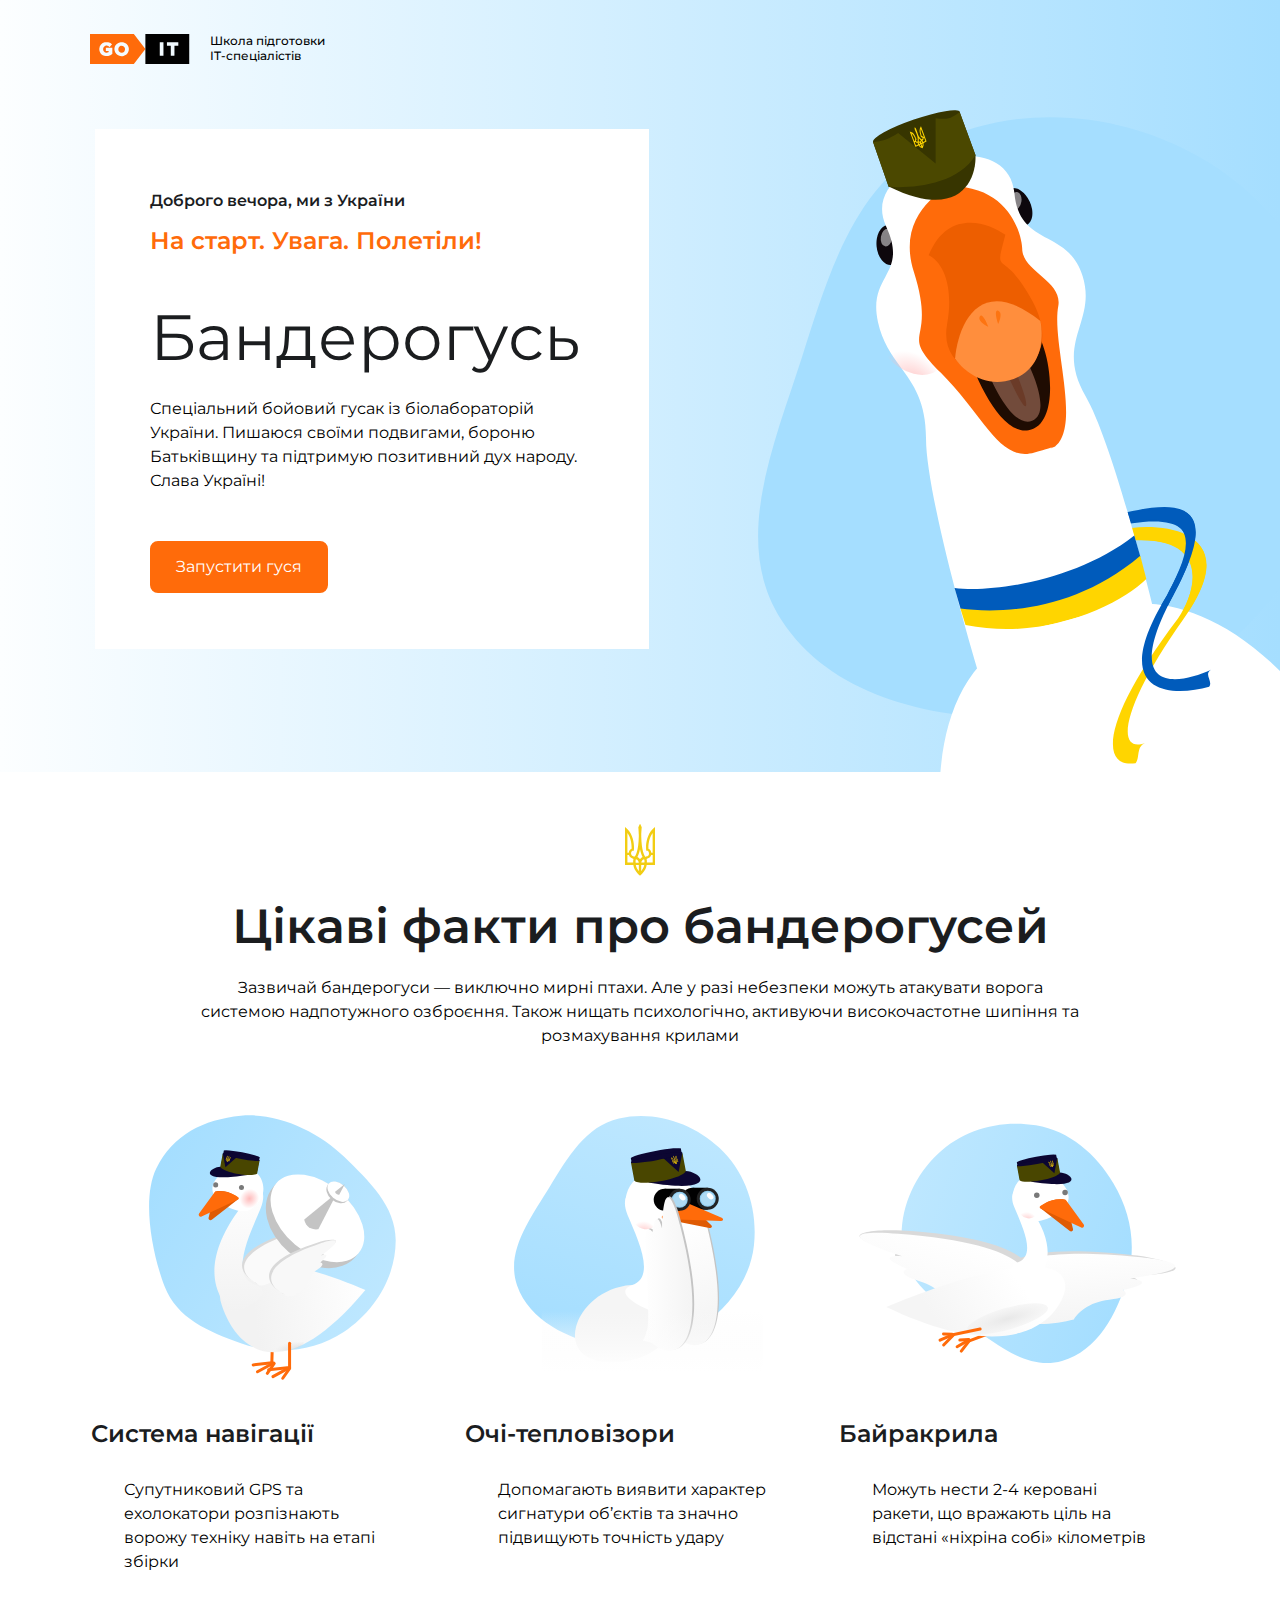
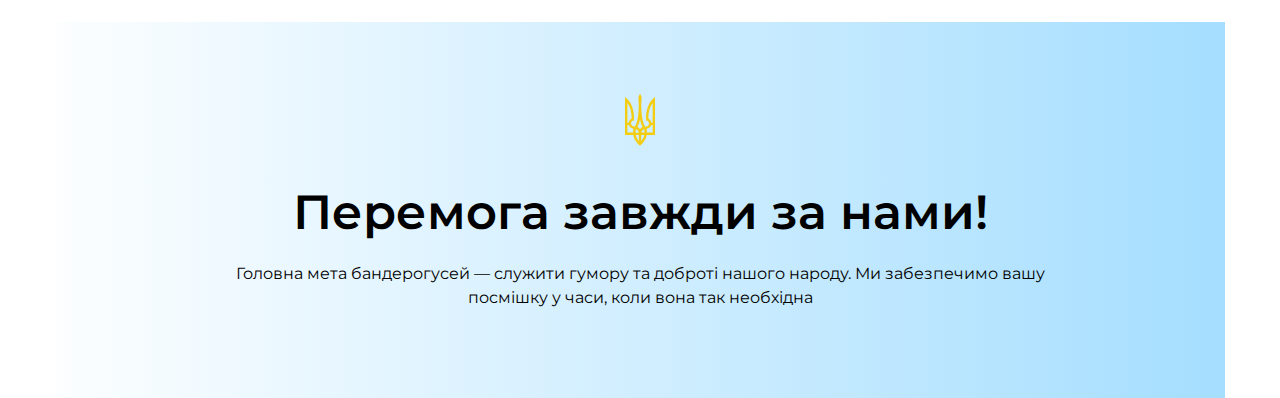
<file: index.html>
<!DOCTYPE html>
<html lang="uk">

<head>
	<meta charset="UTF-8">
	<meta name="viewport" content="width=device-width, initial-scale=1.0">
	<link rel="preconnect" href="https://fonts.googleapis.com">
	<link rel="preconnect" href="https://fonts.gstatic.com" crossorigin>
	<link href="css/style.css" rel="stylesheet">
	<link href="https://fonts.googleapis.com/css2?family=Montserrat:wght@400;500;600&display=swap" rel="stylesheet">
	<title>Бандерогусь</title>
</head>

<body>
	<div class="content">
		<div class="HEADER">
			<div class="content-header">
				<div class="content-top__logo">
					<img src="img/logo.svg" alt="">
					<span class="content-top__title">Школа підготовки IT-спеціалістів</span>
				</div>

			</div>

			<div class="content-top">
				<div class="content-top__text">
					<p>Доброго вечора, ми з України</p>

					<p>На старт. Увага. Полетіли!</p>
					<h1>Бандерогусь</h1>
					<p>Спеціальний бойовий гусак із біолабораторій України. Пишаюся своїми подвигами, бороню Батьківщину та
						підтримую позитивний дух народу. Слава Україні!</p>
					<a target="blank" href="enter.html" class="content-btn">Запустити гуся</a>
				</div>
				<!-- <div class="content-top__item"> -->
					<!-- <div class="content-top_imeg"> -->
					<img src="img/gus.svg" alt="">
				</div>
			</div>
		</div>
	</div>
	</div>


	<div class="content-mid">
		<div class="content-mid__trezub">
			<img src="img/Vector.svg" alt="">
		</div>
		<div class="content-mid__text">
			<h2>Цікаві факти про бандерогусей</h2>
			<p>Зазвичай бандерогуси — виключно мирні птахи. Але у разі небезпеки можуть атакувати ворога<br> системою
				надпотужного озброєння. Також нищать психологічно, активуючи високочастотне шипіння та <br> розмахування
				крилами</p>
		</div>
		<div class="content-mid__gusi">
			<div class="gus1">
				<img src="img/gus1.svg" alt="">
				<h3>Система навігації</h3>
				<p>Супутниковий GPS та <br> ехолокатори розпізнають<br> ворожу техніку навіть на етапі<br> збірки</p>
			</div>
			<div class="gus2">
				<img src="img/gus2.svg" alt="">
				<h3>Очі-тепловізори</h3>
				<p>Допомагають виявити характер<br> сигнатури об’єктів та значно<br> підвищують точність удару</p>
			</div>
			<div class="">
				<img src="img/gus3.svg" alt="">
				<h3>Байракрила</h3>
				<p>Можуть нести 2-4 керовані<br> ракети, що вражають ціль на <br>відстані «ніхріна собі» кілометрів</p>
			</div>
		</div>
	</div>
	<div class="content-bottom">
		<div class="content-bottom__logo">
			<img src="img/Vector.svg" alt="">
		</div>
		<div class="content-bottom__text">
			<h4>Перемога завжди за нами!</h4>
			<p>Головна мета бандерогусей — служити гумору та доброті нашого народу. Ми забезпечимо вашу <br> посмішку у
				часи, коли вона так необхідна</p>
		</div>
	</div>
</body>

</html>
</file>
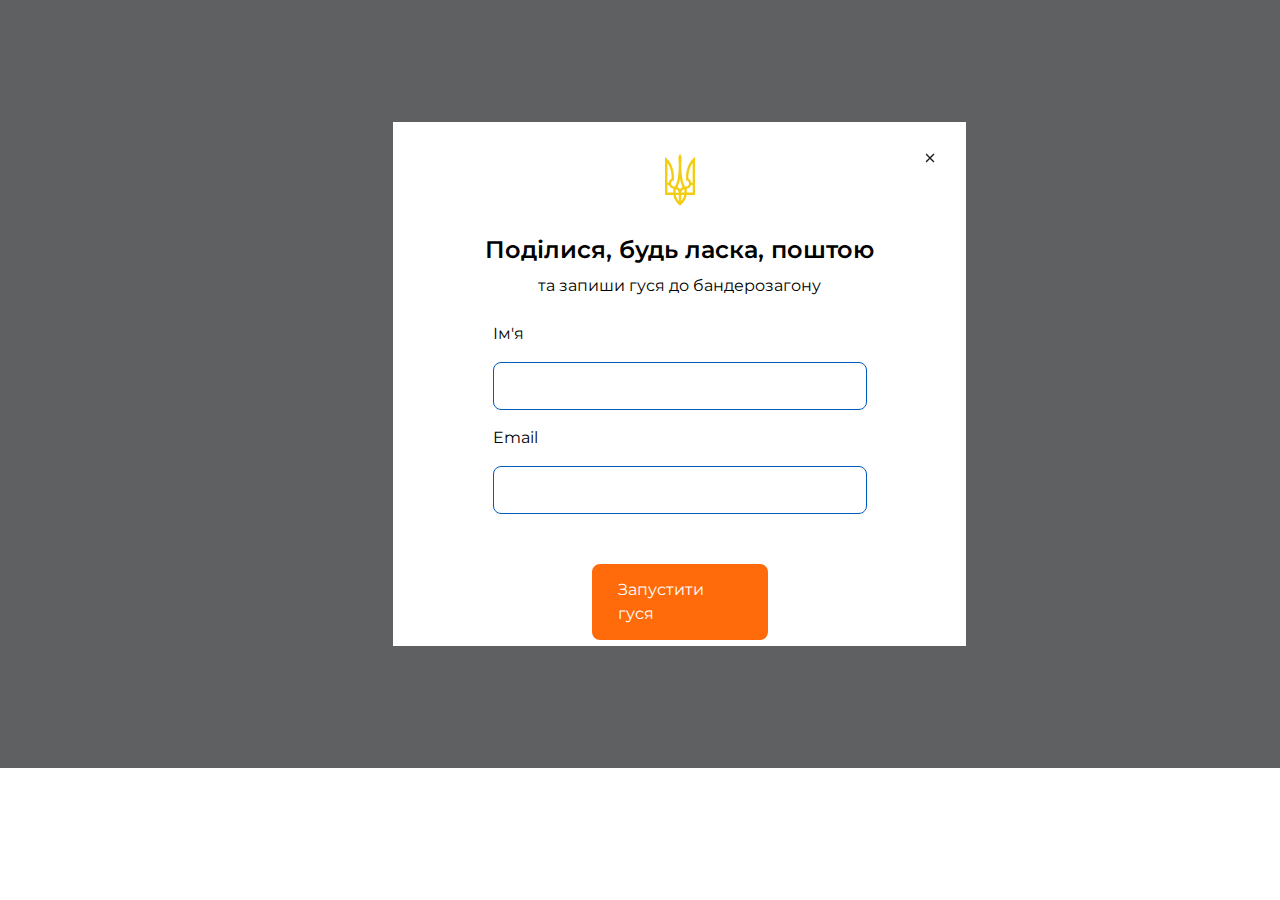
<file: enter.html>
<!DOCTYPE html>
<html lang="uk">

<head>
	<meta charset="UTF-8">
	<meta name="viewport" content="width=device-width, initial-scale=1.0">
	<link rel="preconnect" href="https://fonts.googleapis.com">
	<link rel="preconnect" href="https://fonts.gstatic.com" crossorigin>
	<link href="css/enter-style.css" rel="stylesheet">
	<link href="https://fonts.googleapis.com/css2?family=Montserrat:wght@400;500;600&display=swap" rel="stylesheet">
	<title>Вхід</title>
</head>

<body>
	<div class="conteiner">
		<form class="box">
			<span class="x">
				<a href="index.html"><img width="14px" height="14px" src="img/solid_x.svg" alt=""></a>
			</span>
			<div class="trezub">
				<img width="30px" height="52px" src="img/Vector.svg" alt="">
			</div>
			<div class="text">
				<h1>Поділися, будь ласка, поштою</h1>
				<p>та запиши гуся до бандерозагону</p>
			</div>
			<div class="bottom">
				<div class="bt1">
					<label for="firstname">Ім'я</label>
					<input type="text" name="firstname" id="firstname">
				</div>
				<div class="bt1">
					<label for="Email">Email</label>
					<input type="email" name="Email" id="Email">
				</div>
				<div>
					<a target="blank" class='btn' href="enter2.html">Запустити гуся</a>
				</div>
			</div>
		</form>
	</div>

</body>

</html>
</file>
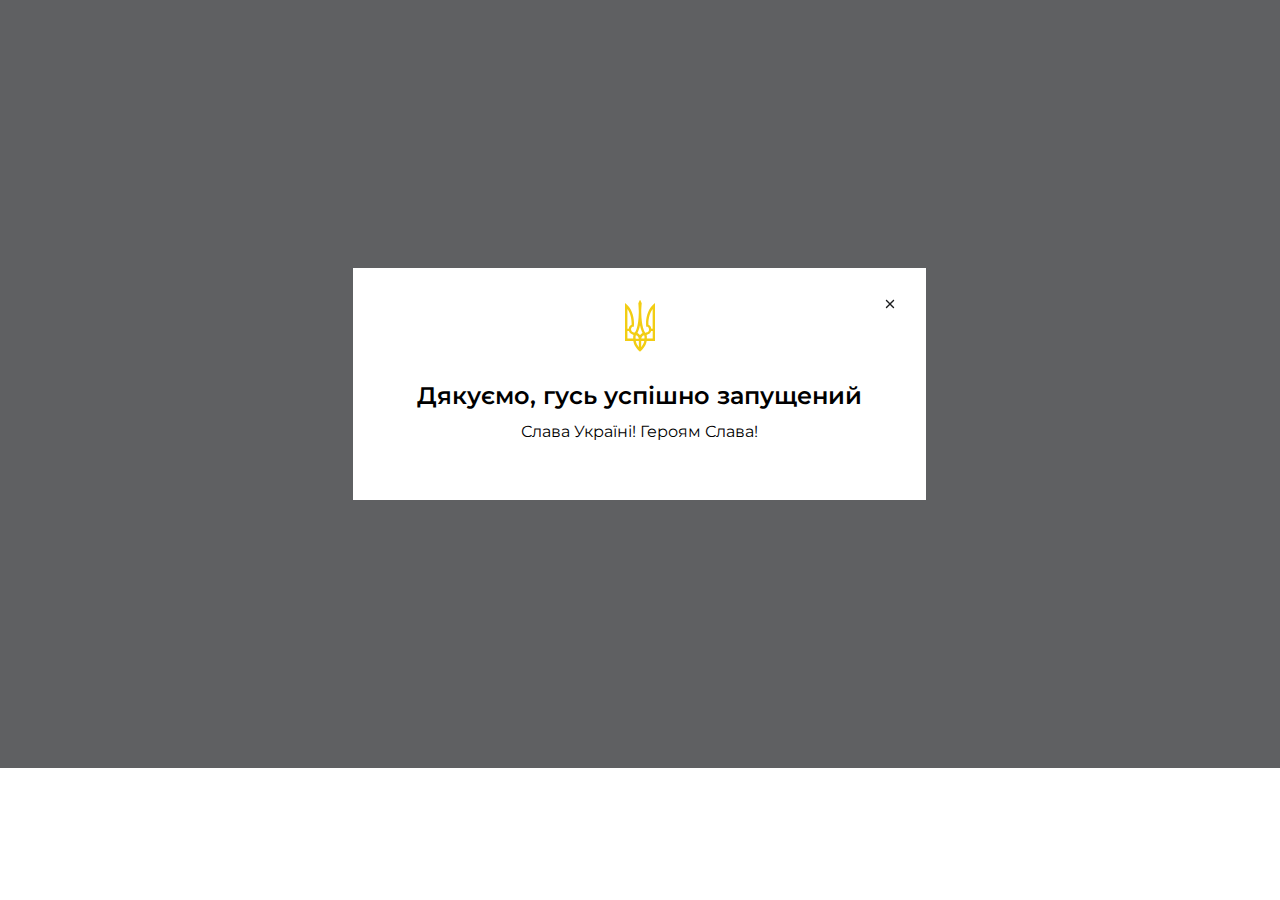
<file: enter2.html>
<!DOCTYPE html>
<html lang="uk">

<head>
	<meta charset="UTF-8">
	<meta name="viewport" content="width=device-width, initial-scale=1.0">
	<link rel="preconnect" href="https://fonts.googleapis.com">
	<link rel="preconnect" href="https://fonts.gstatic.com" crossorigin>
	<link href="css/enter2.css" rel="stylesheet">
	<link href="https://fonts.googleapis.com/css2?family=Montserrat:wght@400;500;600&display=swap" rel="stylesheet">
	<title>Запущений гусь</title>
</head>

<body>
	<div class="container">
		<div class="top">
			<div class="box">
				<span class="x">
					<a href="index.html"><img width="14px" height="14px" src="img/solid_x.svg" alt=""></a>
				</span>
				<div class="trezub">
					<img width="30px" height="52px" src="img/Vector.svg" alt="">
				</div>
			</div>
			<div class="text">
				<h1>Дякуємо, гусь успішно запущений</h1>
				<p>Слава Україні! Героям Слава!</p>
			</div>
		</div>
	</div>


</body>

</html>
</file>
<file: css/style.css>
/*------------Обнуление------------------------*/
*{
  padding: 0;
  margin: 0;
  border: 0;
}
*,*:before,*:after{
  -moz-box-sizing: border-box;
  -webkit-box-sizing: border-box;
  -box-sizing: border-box;
}
:focus,:active{outline: none;}
a:focus,a:active{outline: none;}

nav,footer,header,aside{display: block;}

html,body{
  height: 100%;
  wieight: 100%;
  font-size: 100%;
  line-height: 1;
  font-size: 14px;
  -ms-text-size-adjust: 100%;
  -moz-text-size-adjust: 100%;
  -webkit-text-size-adjust: 100%;
}

input,button,textarea{font-family: inherit;}

input::-ms-clear{display:none;}
button{cursor: pointer;}
button::-moz-focus-inner {padding:0;border:0;}
a, a:visited{text-decoration: none;}
a:hover{text-emphasis: none;}
ul,li{list-style: none;}
img{vertical-align: top;}

h1,h2,h3,h4,h5,h6{font-size: inherit;font-weight: 400;}




body{
  line-height: 24px;
  font-weight: 600px;
  font-size: 16px;
  font-family: 'Montserrat';
  font-style: normal;
}
.content{

  max-width: 1360px;
  margin: 0 auto;
  position: relative;
} 
.HEADER{
  background: linear-gradient(270deg, #A5DEFF 0%, #FCFEFF 100%);
}


.content-header {
  padding: 33px 0px 7px 90px;
  
}
.content-top__logo {
}
.content-top__title {
    margin-left: 16px;
    max-width: 125px;
    vertical-align: middle;
    display: inline-block;
    font-weight: 500;
    font-size: 12px;
    line-height: 15px;
}

.content-top {
  display: flex;
  align-items: right;
  justify-content: right;
  width: 1360px;
  height: 700px;
  margin: 0 0 52px 0;
}
.content-top__text{
  margin: 57px 62px 80px 95px;
  background-color: #fff;
  padding: 60px 55px;
  width: 573px;
  height: 520px; 
}
.content-top__text p:nth-child(1){
    margin: 0 0 16px 0;
    font-style: normal;
    font-weight: 600;
    font-size: 16px;
    line-height: 24px;
    color: #1B1D1F ;
}
.content-top__text p:nth-child(2){
    margin: 0 0 48px 0;
    font-weight: 600;
    font-size: 24px;
    line-height: 24px;
    color: #FF6B0A;
}
.content-top__text h1{
    margin: 0 0 24px 0;
    font-size: 64px;
    line-height: 72px;
    color: #1B1D1F;
}
.content-top__text p:nth-child(3){

    font-weight: 400;
    font-size: 16px;
    line-height: 24px;
    color: #1B1D1F;
}
.content-btn {
  margin: 48px 0 0 0;
  display: inline-block;
  vertical-align: top;
  font-size: 16px;
  line-height: 24px;
  padding: 12px 24px;
  border: 2px solid #FF6B0A;
  background: #FF6B0A;
  border-radius: 8px;
  color: #fff;
}

.content-btn:hover{
  content: ;
  background-color: grey;
}
.content-btn:active{
  content: ;
  background-color: #000;
}

.content-top__item {
 
}

.content-top_imeg {
  height: 620px
  width: 595px;
  border-radius: 0px;

  
}

.content-mid {
  background-color: #fff;
  padding: 0 0 72px 0;
  margin: 0px 0 -72px 0;
}
.content-mid__trezub {
  display: flex;
  align-items:center;
  justify-content:center;
}
.content-mid__text {
  
  
  text-align: center;
}
.content-mid__text h2{
  font-weight: 600;
  font-size: 48px;
  line-height: 100px;
  color: #1B1D1F;
}
.content-mid__text p{
  
  font-size: 16px;
  line-height: 24px;

}
.content-mid__gusi{
  display:flex;
  align-items:center;
  justify-content:center;
}



.content-mid__gusi h3{
  display: flex;
  text-align: left;
  font-weight: 600;
  font-size: 24px;
  line-height: 24px;
  color: #1B1D1F;
  margin: 0 0 32px 12px;
}
.content-mid__gusi p{
  display: flex;
  font-size: 16px;
  line-height: 24px;
  text-align: left;
  margin: 0 0 72px 45px;
}
.content-mid__gusi p:nth-child(1){
  width: 280px;
  height: 72px;
}
.content-mid__gusi p:nth-child(2){
  width: 280px;
  height: 72px;
}
.content-mid__gusi p:nth-child(3){
  width: 280px;
  height: 72px;
}
.content-bottom {
    width: 1170px;
    height: 376px;
    background: linear-gradient(270deg, #A5DEFF 0%, #FCFEFF 100%);
    padding: 72px 0 72px 0;
    margin: 0 auto 72px auto;
}
.content-bottom__logo {
  display: flex;
  align-items: center;
  justify-content: center;
  margin: 0px 0 16px 0;
}
.content-bottom__text {

}
.content-bottom__text h4{
  font-weight: 600;
  font-size: 48px;
  line-height: 100px;
  text-align: center;
}
.content-bottom__text p{
  font-size: 16px;
  line-height: 24px;
  text-align: center;
}
</file>
<file: css/enter-style.css>
/*------------Обнуление------------------------*/
*{
  padding: 0;
  margin: 0;
  border: 0;
}
*,*:before,*:after{
-moz-box-sizing: border-box;
-webkit-box-sizing: border-box;
-box-sizing: border-box;
}
:focus,:active{outline: none;}
a:focus,a:active{outline: none;}

nav,footer,header,aside{display: block;}

html,body{
  /*height: 100%;*/
  width: 100%;
  font-size: 100%;
  line-height: 1;
  font-size: 14px;
  -ms-text-size-adjust: 100%;
  -moz-text-size-adjust: 100%;
  -webkit-text-size-adjust: 100%;
}

input,button,textarea{font-family: inherit;}

input::-ms-clear{display:none;}
button{cursor: pointer;}
button::-moz-focus-inner {padding:0;border:0;}
a, a:visited{text-decoration: none;}
a:hover{text-emphasis: none;}
ul,li{list-style: none;}
img{vertical-align: top;}

h1,h2,h3,h4,h5,h6{font-size: inherit;font-weight: 400;}


body{
  font-family: 'Montserrat';
  font-weight: 400;
  font-size: 16px;
  line-height: 1.5;
  color: #000000;

}
.conteiner{
  position: relative;
  background: rgb(27 29 31 /70%);
  width: 1360px;
  height: 768px;
}
.box{
  position: relative;
  width: 573px;
  height: 524px;
  left: calc(50% - 287px);
  top: calc(50% - 262px);
  background-color: #fff;
  padding: 32px 0 72px 0;
}
.x{
display: inline-block;
position: absolute;
top: 29px;
right: 29px;
}
.x:hover{
  content: ;
  background-color: grey;
}
.x:active{
  content: ;
  background-color: #000;
}
.trezub{
  text-align: center;
  margin: 0 0 32px 0;
}
.text h1{
font-family: 'Montserrat';
text-align: center;
font-style: normal;
font-weight: 600;
font-size: 24px;
line-height: 24px;
margin: 0 0 12px 0;
}
.text p{
text-align: center;
font-family: 'Montserrat';
font-style: normal;
font-weight: 400;
font-size: 16px;
line-height: 24px;
color: #000000;
}
.bottom{
  margin: 24px 0 0 0 ;
  position: relative;
}
.bottom input{
  position: relative;
  margin:0 auto;
  width: 374px;
  height: 48px;
  border: 1px solid #005BBB;
  border-radius: 8px;
  margin: 16px 0 16px 0;
}
.btn{
  display:block;
  position: relative;
  margin: 34px auto 0 auto ;
  font-size: 16px;
  line-height: 24px;
  padding: 12px 24px;
  border: 2px solid #FF6B0A;
  background: #FF6B0A;
  border-radius: 8px;
  color: #fff;
  width: 176px;

}
.bt1{
width: 374px;
margin: 0 auto;
}
</file>
<file: css/enter2.css>
/*------------Обнуление------------------------*/
*{
  padding: 0;
  margin: 0;
  border: 0;
}
*,*:before,*:after{
  -moz-box-sizing: border-box;
  -webkit-box-sizing: border-box;
  -box-sizing: border-box;
}
:focus,:active{outline: none;}
a:focus,a:active{outline: none;}

nav,footer,header,aside{display: block;}

html,body{
  height: 100%;
  wieight: 100%;
  font-size: 100%;
  line-height: 1;
  font-size: 14px;
  -ms-text-size-adjust: 100%;
  -moz-text-size-adjust: 100%;
  -webkit-text-size-adjust: 100%;
}

input,button,textarea{font-family: inherit;}

input::-ms-clear{display:none;}
button{cursor: pointer;}
button::-moz-focus-inner {padding:0;border:0;}
a, a:visited{text-decoration: none;}
a:hover{text-emphasis: none;}
ul,li{list-style: none;}
img{vertical-align: top;}

h1,h2,h3,h4,h5,h6{font-size: inherit;font-weight: 400;}


body{
  font-family: 'Montserrat';
  font-weight: 400;
  font-size: 16px;
  line-height: 1.5;
  color: #000000;
}
.container{
    position: relative;
    background: rgb(27 29 31 /70%);
    opacity: 0.7
    width: 1360px;
    height: 768px;
}
.top{
  position: relative;
  width: 573px;
  height: 232px;
  left: calc(50% - 287px);
  top: calc(50% - 116px);
  background-color: #fff;
  padding: 32px 0 72px 0;
}

.x{display: inline-block;
position: absolute;
top: 29px;
right: 29px;
}
.x:hover{
  content: ;
  background-color: grey;
}
.content-btn:active{
  content: ;
  background-color: #000;
}
.trezub{
  text-align: center;
  margin: 0 0 32px 0;
}
.text h1{
  text-align: center;
  font-weight: 600;
  font-size: 24px;
  line-height: 24px;
  margin-bottom: 12px;
}
.text p{
  text-align: center;
  font-size: 16px;
  line-height: 24px;
}
</file>
